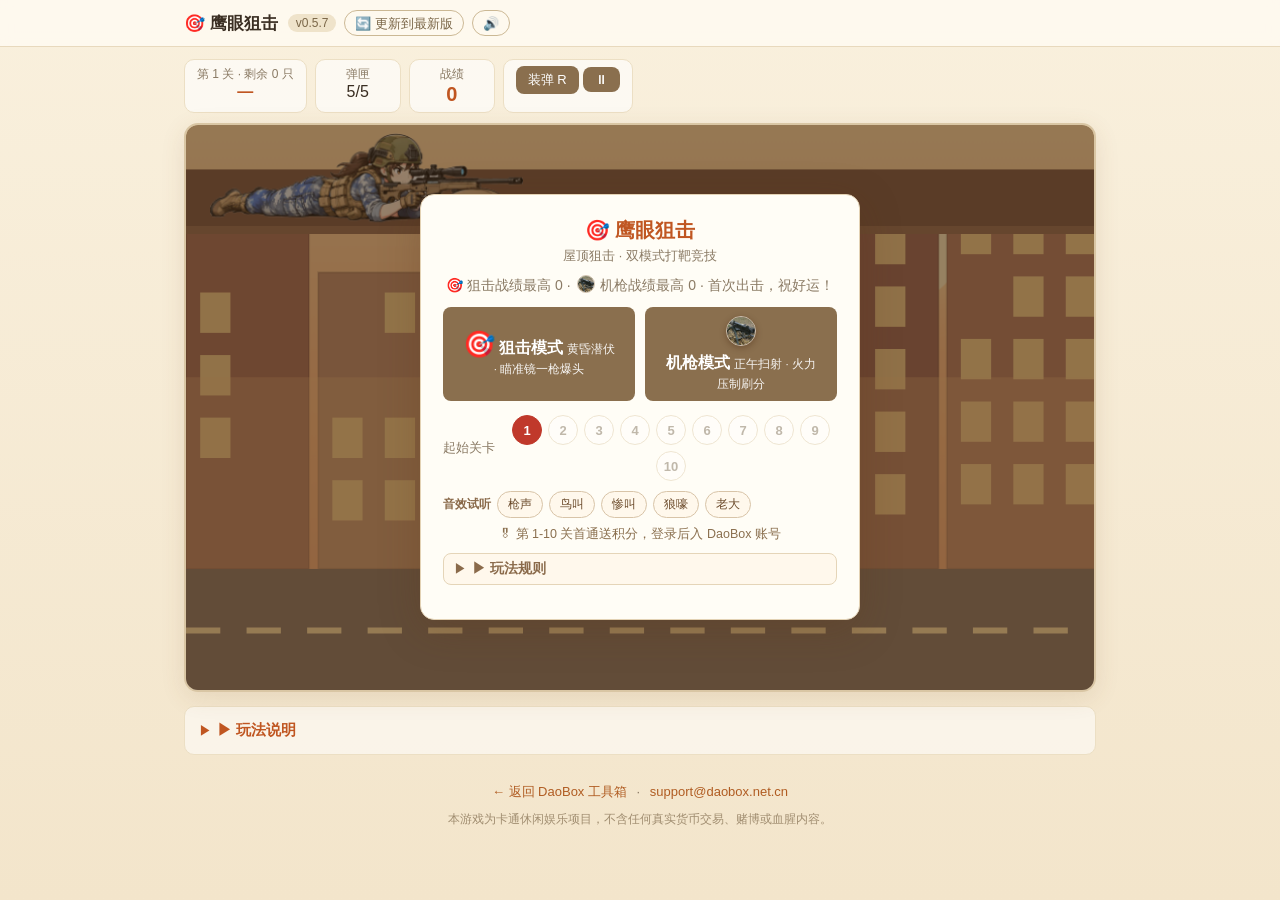
<file: public/index.html>
<!DOCTYPE html>
<html lang="zh-CN">
<head>
  <script>
    window.DB_HOME = location.hostname.indexOf('daobox.net.cn') !== -1
      ? 'https://daobox.net.cn' : 'https://daobox.app';
  </script>
  <meta charset="UTF-8">
  <meta name="viewport" content="width=device-width, initial-scale=1.0, viewport-fit=cover">
  <title>鹰眼狙击 · DaoBox 休闲射击</title>
  <link rel="canonical" href="https://sniper.daobox.net.cn/">
  <meta name="description" content="DaoBox 鹰眼狙击（屋顶狙击）：黄昏狙击模式一枪爆头，正午机枪模式火力压制，蒙面匪、金链老大、灰狼轮番上阵！卡通竞技画风。免费体验，注册后每日时长翻倍，会员全家不限时。">
  <link rel="manifest" href="manifest.json">
  <link rel="icon" href="icons/favicon.svg" type="image/svg+xml">
  <link rel="apple-touch-icon" href="icons/apple-touch-icon.png">
  <meta name="theme-color" content="#a86a52">
  <link rel="stylesheet" href="style.css?v=8">
</head>
<body>
  <header class="topbar">
    <div class="topbar-inner">
      <div class="brand">🎯 鹰眼狙击</div>
      <div class="topbar-tools">
        <span class="version-badge" id="app-version">v0.5.1</span>
        <button class="refresh-btn" id="refresh-btn" type="button" aria-label="更新到最新版">🔄<span class="rb-full">更新到最新版</span><span class="rb-short">更新</span></button>
        <button class="refresh-btn" id="btn-mute" type="button" title="音效开关">🔊</button>
      </div>
      <div class="topbar-slot" id="db-account-slot"></div>
    </div>
  </header>

  <main class="page">
    <section class="hud">
      <div class="score-box"><div class="score-label" id="hud-level">准备</div><div class="score-value small" id="hud-time">—</div></div>
      <div class="score-box"><div class="score-label" id="hud-mag-label">弹匣</div><div class="score-value small" id="hud-mag">5/5</div></div>
      <div class="score-box"><div class="score-label">战绩</div><div class="score-value" id="hud-score">0</div></div>
      <div class="score-box"><div class="score-label" id="hud-combo"></div><button id="btn-reload" class="btn small" type="button">装弹 R</button>
          <button id="btn-pause" class="btn small" type="button" title="暂停">⏸</button></div>
    </section>

    <div id="rotate-hint" class="rotate-hint" hidden>↻ 横屏体验更佳<button id="rotate-hint-close" type="button" aria-label="关闭">✕</button></div>
    <div class="stage-wrap">
      <canvas id="game" class="stage"></canvas>

      <!-- 开始菜单：双模式选择 -->
      <div id="menu" class="overlay">
        <div class="panel">
          <h2>🎯 鹰眼狙击</h2>
          <p class="menu-tag">屋顶狙击 · 双模式打靶竞技</p>
          <p class="menu-sub" id="menu-best"></p>
          <div class="mode-row">
            <button id="btn-mode-sniper" class="btn mode-btn mode-sniper" type="button">
              <span class="mode-icon">🎯</span>
              <span class="mode-name">狙击模式</span>
              <span class="mode-desc">黄昏潜伏 · 瞄准镜一枪爆头</span>
            </button>
            <button id="btn-mode-mg" class="btn mode-btn mode-mg" type="button">
              <span class="mode-icon"><img class="mg-icon" src="assets/mg-icon.png" alt="M2重机枪" draggable="false"></span>
              <span class="mode-name">机枪模式</span>
              <span class="mode-desc">正午扫射 · 火力压制刷分</span>
            </button>
          </div>
          <div class="level-row">
            <div class="level-label">起始关卡</div>
            <div class="level-chips" id="level-chips" aria-label="选择起始关卡"></div>
          </div>
          <div class="sfx-row" id="sfx-row">
            <span class="sfx-label">音效试听</span>
            <button type="button" class="sfx-btn" data-sfx="shot">枪声</button>
            <button type="button" class="sfx-btn" data-sfx="flyer">鸟叫</button>
            <button type="button" class="sfx-btn" data-sfx="peek">惨叫</button>
            <button type="button" class="sfx-btn" data-sfx="wolf">狼嚎</button>
            <button type="button" class="sfx-btn" data-sfx="boss">老大</button>
          </div>
          <p class="reward-note">🎖 第 1-10 关首通送积分，登录后入 DaoBox 账号</p>
          <details class="rules-fold">
            <summary>▶ 玩法规则</summary>
            <ul class="rules" id="rules-menu">
            <li>移动鼠标 / 手指拖动准星；<b>狙击模式</b>点在镜圈内才开枪，<b>机枪模式</b>按住即连发扫射</li>
            <li>共 <b>10 关</b>，限时消灭目标过关；首通积分只发一次</li>
            <li class="extra">🎯 狙击模式 = 黄昏潜伏：瞄准镜圈 + 呼吸晃动，5 发弹匣，爆头 25 分</li>
            <li class="extra"><img class="inline-mg" src="assets/mg-icon.png" alt="机枪" draggable="false"> 机枪模式 = 正午扫射：全屏可见火力压制，枪管过热强制冷却 1.6 秒</li>
            <li class="extra">目标：红头巾蒙面匪探头、蓝头巾匪奔逃、灰狼贴地疾跑、小鸟低飞</li>
            <li class="extra"><b>金链老大</b>稀有出现（第 2 关起）：分数双倍（爆头 50），探头时间更短</li>
            <li>连击加成最高 x3；顶部 ⏸ 随时暂停；<b>游戏战绩仅用于挑战</b>，⭐积分以过关首通奖励为准</li>
            </ul>
          </details>
        </div>
      </div>

      <!-- 暂停 -->
      <div id="pause-modal" class="overlay hidden">
        <div class="panel">
          <h2>⏸ 已暂停</h2>
          <p class="menu-sub">时间已冻结，敌人也停住了</p>
          <div class="row">
            <button id="btn-resume" class="btn primary big" type="button">继续</button>
            <button id="btn-quit" class="btn big" type="button">回主菜单</button>
          </div>
        </div>
      </div>

      <!-- 过关 -->
      <div id="clear-modal" class="overlay hidden">
        <div class="panel">
          <h2>✅ 关卡完成</h2>
          <p id="clear-info" class="menu-sub"></p>
          <p id="clear-reward" class="reward-box"></p>
          <div class="row">
            <button id="btn-next" class="btn primary big" type="button">下一关 →</button>
            <button id="btn-clear-menu" class="btn big" type="button">回主菜单</button>
          </div>
        </div>
      </div>

      <!-- 结束 -->
      <div id="over-modal" class="overlay hidden">
        <div class="panel">
          <h2>⏱ 时间到</h2>
          <p id="over-info" class="menu-sub"></p>
          <div class="row">
            <button id="btn-retry" class="btn primary big" type="button">再来一次</button>
            <button id="btn-menu" class="btn big" type="button">回主菜单</button>
          </div>
        </div>
      </div>

      <!-- 时长锁定 -->
      <div id="time-lock" class="overlay hidden">
        <div class="panel">
          <h3>今日娱乐时长已用完</h3>
          <p>游客每天 10 分钟、注册用户 20 分钟（邀好友可加时）。</p>
          <a id="lock-login" class="btn primary" href="#">注册 / 登录</a>
          <button id="lock-close" class="btn" type="button">知道了</button>
        </div>
      </div>
    </div>

    <details class="tips">
      <summary>▶ 玩法说明</summary>
      <ul>
        <li>双模式任选：<b>狙击模式</b>黄昏金时刻潜伏，瞄准镜外暖色暗化，考验屏息时机；<b>机枪模式</b>正午大晴天全屏扫射，枪管会过热。</li>
        <li>目标阵容：红头巾蒙面匪（窗口探头）、蓝头巾蒙面匪（街面奔逃）、金链老大（稀有高分）、灰狼（贴地疾跑）、小鸟（低空飞行）。</li>
        <li>狙击模式击中 10 分、爆头 25 分，金链老大分数双倍（爆头 50）；机枪模式单发 4/7 分但射速快；连续命中最高 x3，脱靶重置连击。游戏战绩仅用于挑战，⭐积分以过关首通奖励为准。</li>
        <li>关卡目标：限时内击倒规定数量目标；每关时间、敌人速度、探头时长递增，狙击模式准星晃动递增。</li>
        <li>卡通竞技打靶风格，无血腥内容；基础玩法免费，不含金币、抽奖或单独付费内容，每日使用时长由 DaoBox 统一管理。</li>
      </ul>
    </details>
  </main>

  <footer class="footer">
    <a id="home-link" href="javascript:void(0)">← 返回 DaoBox 工具箱</a>
    <span class="dot">·</span>
    <span id="contact-email"></span>
  </footer>
  <p class="disclaimer">本游戏为卡通休闲娱乐项目，不含任何真实货币交易、赌博或血腥内容。</p>

  <script>
    (function () {
      var u = 'support', d = 'daobox.net.cn';
      document.getElementById('contact-email').innerHTML =
        '<a href="mailto:' + u + '@' + d + '">' + u + '@' + d + '</a>';
    })();
  </script>
  <script src="game.js?v=0.5.7"></script>
  <script>document.write('<script src="' + window.DB_HOME + '/portal.js?v=20261127" data-app="sniper"><\/script>');</script>
  <script>document.write('<script src="' + window.DB_HOME + '/cloud-sync.js?v=1.0.0"><\/script>');</script>
  <script>
    (function () {
      var login = document.getElementById('lock-login');
      if (login) login.href = window.DB_HOME + '/login?src=sniper';
      var home = document.getElementById('home-link');
      if (home) home.href = window.DB_HOME + '?src=sniper';
    })();
  </script>
  <script>
    if ('serviceWorker' in navigator) {
      window.addEventListener('load', function () {
        navigator.serviceWorker.register('./service-worker.js').catch(function () {});
      });
    }

      // 切回前台时触发 SW 更新检查（覆盖长期不关闭的页面，方案A）
      document.addEventListener('visibilitychange', function () {
        if (document.visibilityState !== 'visible' || !('serviceWorker' in navigator)) return;
        navigator.serviceWorker.getRegistration().then(function (r) {
          if (r) r.update().catch(function () {});
        }).catch(function () {});
      });
  </script>
</body>
</html>
</file>
<file: public/style.css>
/* 鹰眼狙击（屋顶狙击） v0.3 —— 暖色亮堂主题（黄昏狙击 / 正午机枪） */
:root { --bg:#f6ecd9; --panel:#fffdf6; --gold:#c05621; --red:#e74c3c; --green:#27ae60; --text:#3a2e22; --muted:#8a7a64; }
* { box-sizing:border-box; margin:0; padding:0; }
body { font-family:-apple-system,"PingFang SC","Microsoft YaHei",sans-serif; background:linear-gradient(180deg,#f9f0dd 0%,#f3e5cb 100%); color:var(--text); min-height:100vh; }
.hidden { display:none !important; }
.topbar { background:rgba(255,251,242,.82); position:sticky; top:0; z-index:50; backdrop-filter:blur(6px); border-bottom:1px solid #e8d9bd; }
.topbar-inner { max-width:940px; margin:0 auto; display:flex; align-items:center; gap:10px; padding:10px 14px; flex-wrap:wrap; }
.brand { font-weight:700; font-size:17px; color:#3a2e22; }
.topbar-tools { display:flex; align-items:center; gap:8px; }
.version-badge { background:#efe3ca; color:#7a6647; font-size:12px; padding:2px 8px; border-radius:10px; }
.refresh-btn { background:none; border:1px solid #cbb894; color:#7a6647; height:26px; padding:0 10px; border-radius:999px; cursor:pointer; font-size:13px; line-height:1; display: inline-flex; align-items: center; gap: 4px; white-space: nowrap; }
.topbar-slot { margin-left:auto; }
.page { max-width:940px; margin:0 auto; padding:12px 14px; }
.hud { display:flex; gap:8px; flex-wrap:wrap; margin-bottom:10px; }
.score-box { background:rgba(255,255,255,.65); border:1px solid #ecdfc4; border-radius:10px; padding:6px 12px; text-align:center; min-width:86px; }
.score-label { font-size:12px; color:var(--muted); }
.score-value { font-size:20px; font-weight:700; color:var(--gold); }
.score-value.small { font-size:16px; }
.score-value.warn, #hud-mag.warn { color:var(--red); }
.stage-wrap { position:relative; border-radius:14px; overflow:hidden; border:2px solid #d9c6a4; box-shadow:0 6px 24px rgba(120,80,40,.12); }
.stage { display:block; width:100%; height:auto; touch-action:none; cursor:crosshair; }
.overlay { position:absolute; inset:0; background:rgba(64,42,22,.55); display:flex; align-items:center; justify-content:center; padding:16px; z-index:10; }
.panel { background:var(--panel); border:1px solid #e3d2b4; border-radius:14px; padding:22px; max-width:440px; width:100%; text-align:center; box-shadow:0 10px 40px rgba(90,50,20,.25); }
.panel h2 { color:var(--gold); margin-bottom:8px; font-size:20px; }
.panel h3 { color:var(--gold); margin-bottom:8px; }
.menu-sub { color:var(--muted); font-size:14px; margin-bottom:12px; }
.mode-row { display:flex; gap:10px; margin:4px 0 14px; }
.mode-btn { flex:1; display:flex; flex-direction:column; align-items:center; gap:3px; padding:12px 8px; border-radius:12px; border:none; cursor:pointer; color:#fff; transition:transform .12s ease, box-shadow .12s ease; }
.mode-btn:hover { transform:translateY(-2px); box-shadow:0 6px 16px rgba(60,30,10,.28); }
.mode-btn .mode-icon { font-size:26px; line-height:1; }
.sfx-row { display:flex; align-items:center; gap:6px; flex-wrap:wrap; margin:0 0 10px; }
.sfx-label { font-size:12px; color:#8a6a4a; font-weight:700; }
.sfx-btn { font-size:12px; padding:4px 10px; border-radius:14px; border:1px solid #d8c4a8; background:#fff8ec; color:#6b4a2a; cursor:pointer; }
.sfx-btn:active { background:#f3e2c8; }
.inline-mg { width:18px; height:18px; border-radius:50%; object-fit:cover; vertical-align:-3px; margin:0 2px; border:1px solid rgba(120,80,40,.35); }
.mode-icon .mg-icon { width:30px; height:30px; border-radius:50%; object-fit:cover; display:block; margin:0 auto; box-shadow:0 2px 6px rgba(60,30,10,.35); border:1.5px solid rgba(255,255,255,.55); }
.mode-btn .mode-name { font-size:16px; font-weight:700; }
.mode-btn .mode-desc { font-size:11.5px; opacity:.92; }
.mode-sniper { background:linear-gradient(160deg,#f0a052,#d96f2e); }
.mode-mg { background:linear-gradient(160deg,#59b0ef,#2f7fc4); }
.rules { text-align:left; font-size:13px; line-height:1.9; color:#5a4a38; margin:0 0 14px 18px; }
.rules b { color:var(--gold); }
.btn { background:#8a6f4e; color:#fff; border:none; border-radius:8px; padding:9px 18px; font-size:15px; cursor:pointer; text-decoration:none; display:inline-block; }
.btn.primary { background:#c0392b; }
.btn.big { padding:12px 30px; font-size:17px; margin:4px; }
.btn.small { padding:5px 12px; font-size:13px; }
.row { display:flex; gap:8px; justify-content:center; flex-wrap:wrap; }
.tips { margin-top:14px; background:rgba(255,255,255,.55); border:1px solid #ecdfc4; border-radius:10px; padding:10px 14px; }
.tips > summary, .rules-fold > summary { cursor:pointer; font-size:15px; font-weight:700; color:var(--gold); list-style:none; user-select:none; padding:4px 0; }
.tips > summary::-webkit-details-marker, .rules-fold > summary::-webkit-details-marker { display:none; }
.tips > summary::before, .rules-fold > summary::before { content:"▶"; display:inline-block; margin-right:6px; font-size:12px; transition:transform .15s ease; }
.tips[open] > summary::before, .rules-fold[open] > summary::before { transform:rotate(90deg); }
.rules-fold { margin:0 0 12px; text-align:left; }
.rules-fold > summary { font-size:13.5px; color:#8a6a4a; border:1px solid #e5d5b8; border-radius:8px; padding:6px 10px; background:#fff8ec; }
.rules-fold[open] > summary { margin-bottom:8px; }
.menu-tag { font-size:12.5px; color:var(--muted); margin:-4px 0 10px; }
.rotate-hint { display:none; align-items:center; justify-content:center; gap:10px; padding:8px 12px; margin:0 0 6px; border-radius:10px; background:rgba(192,86,33,.92); color:#fff; font-size:13px; font-weight:700; }
.rotate-hint button { background:none; border:none; color:#fff; font-size:13px; cursor:pointer; padding:2px 6px; }
.tips h2 { font-size:15px; margin-bottom:8px; color:var(--gold); }
.tips li { font-size:13px; line-height:1.9; color:#6b5a44; margin-left:18px; }
.footer { text-align:center; padding:16px 0 4px; font-size:13px; }
.footer a { color:#b05c22; text-decoration:none; }
.footer .dot { color:var(--muted); margin:0 6px; }
.disclaimer { text-align:center; color:#a08d70; font-size:12px; padding:6px 0 22px; }

/* v0.4.0 选关 + 首通积分 */
.level-row { display:flex; align-items:center; justify-content:center; gap:10px; margin:2px 0 10px; }
.level-label { font-size:13px; color:var(--muted); white-space:nowrap; }
.level-chips { display:flex; flex-wrap:wrap; justify-content:center; gap:6px; }
.level-chip { min-width:30px; height:30px; padding:0 6px; border:1px solid #d8c49f; border-radius:999px; background:#fff; color:#6b5a44; font-size:13px; font-weight:700; cursor:pointer; }
.level-chip:hover:not([disabled]) { border-color:#c0392b; color:#c0392b; }
.level-chip.active { background:#c0392b; border-color:#c0392b; color:#fff; }
.level-chip[disabled] { opacity:.42; cursor:not-allowed; }
.reward-note { margin:-2px 0 10px; font-size:12.5px; color:#8a6f4e; }
.reward-box { min-height:20px; margin:8px 0 10px; font-size:14px; font-weight:700; color:#a86a12; }
.reward-box.guest { color:#7a6647; }
.reward-box.error { color:#b3402e; }

@media (orientation:portrait) and (max-width:820px) {
  .rotate-hint { display:flex; }
}
@media (orientation:landscape) and (max-height:520px) {
  /* 手机横屏：满屏紧凑模式 */
  .topbar-inner { padding:4px 10px; gap:6px; }
  .brand { font-size:14px; }
  .page { padding:4px 8px; max-width:1100px; }
  .hud { gap:5px; margin-bottom:4px; flex-wrap:nowrap; }
  .score-box { padding:2px 8px; min-width:0; flex:1; }
  .score-value { font-size:15px; }
  .score-value.small { font-size:13px; }
  .score-label { font-size:10px; }
  .stage { height:calc(100dvh - 96px); width:auto; max-width:100%; margin:0 auto; }
  .stage-wrap { border-radius:8px; }
  .panel { max-height:calc(100dvh - 104px); overflow-y:auto; padding:14px 16px; }
  .tips, .footer, .disclaimer { display:none; }
}
@media (max-width:480px) {
  .panel { max-height:calc(100dvh - 28px); overflow-y:auto; padding:18px 14px; }
  .mode-row { gap:7px; margin-bottom:10px; }
  .mode-btn { padding:9px 6px; border-radius:10px; }
  .mode-btn .mode-icon { font-size:21px; }
.mode-icon .mg-icon { width:24px; height:24px; }
  .mode-btn .mode-name { font-size:14px; }
  .mode-btn .mode-desc { font-size:10.5px; }
  .level-row { flex-direction:column; gap:6px; margin-bottom:8px; }
  .level-chips { display:grid; grid-template-columns:repeat(5,minmax(0,1fr)); width:100%; max-width:280px; }
  .level-chip { width:100%; height:30px; min-width:0; }
  .level-chip[disabled] { display:none; }
  .rules { font-size:12px; line-height:1.65; margin-bottom:10px; }
  .rules li.extra { display:none; }
  .btn.big { width:100%; padding:11px 18px; font-size:16px; }
  .footer, .disclaimer { padding-bottom:calc(16px + env(safe-area-inset-bottom)); }
}

/* 更新按钮分层：桌面「更新到最新版」/手机「更新」（2026-11-03 家族统一补齐） */
.rb-short { display: none; }
.rb-full { display: inline; }
@media (max-width: 480px) { .rb-full { display: none; } .rb-short { display: inline; } }
</file>
